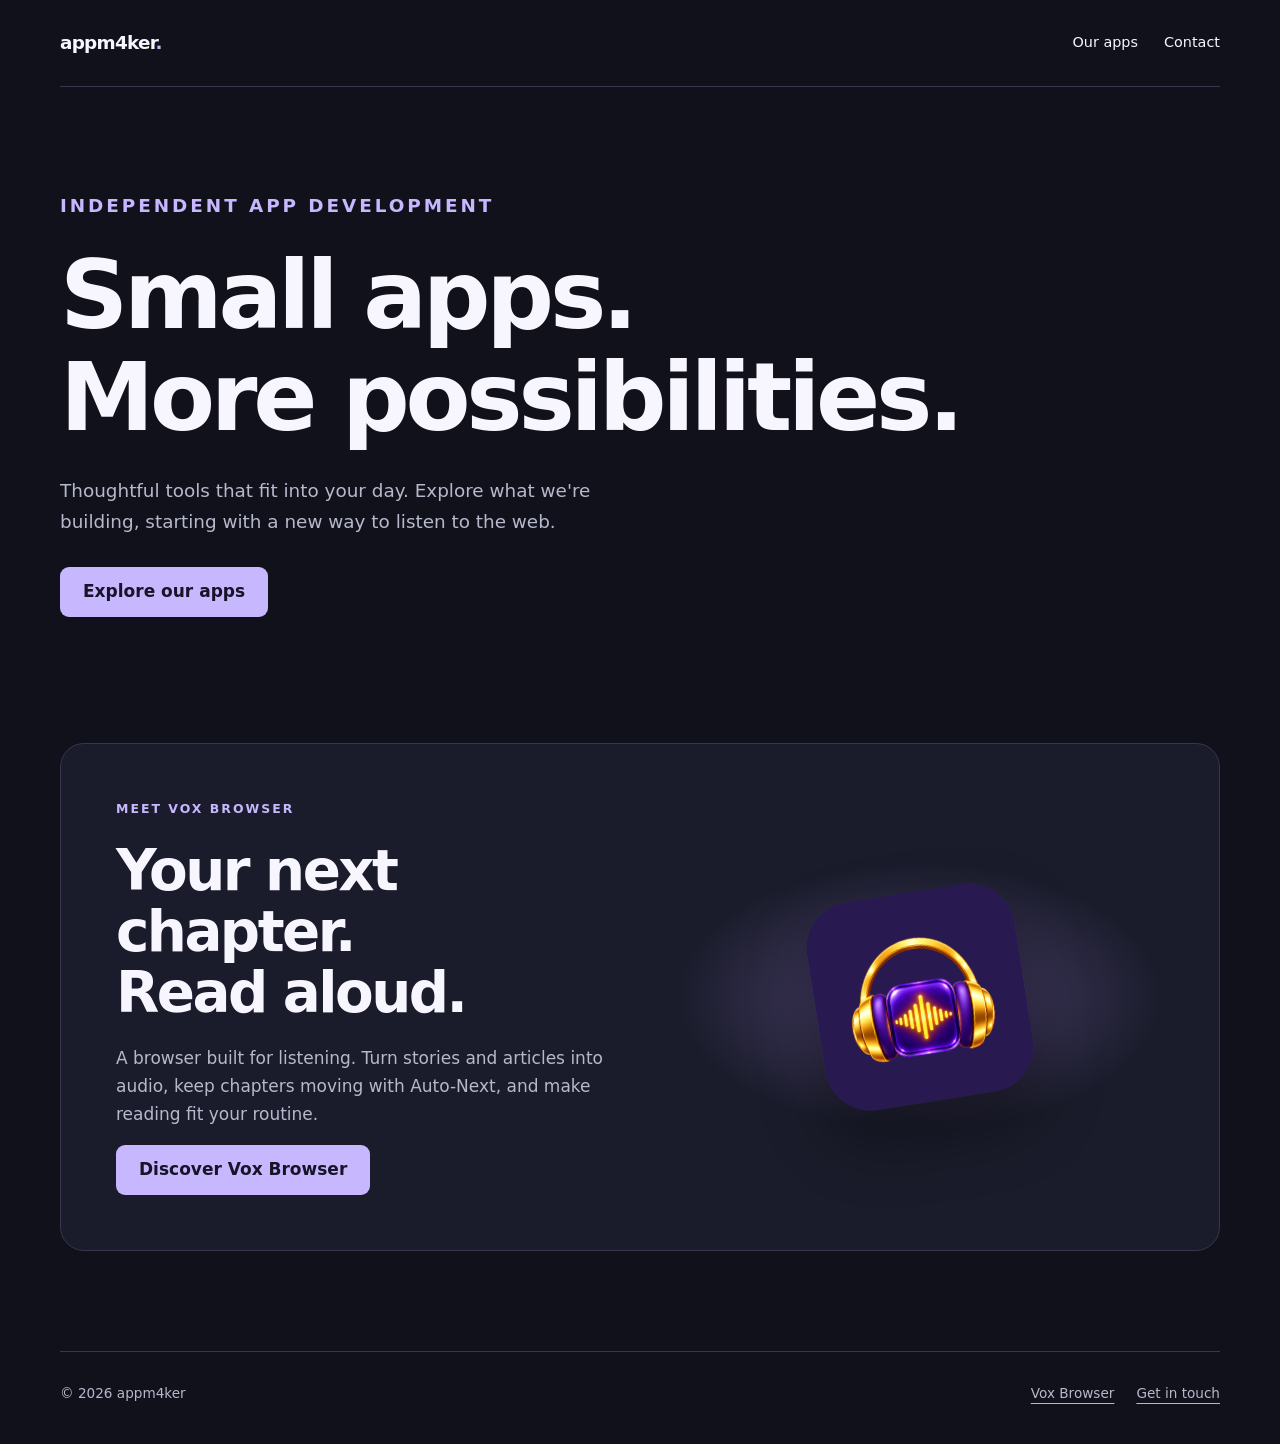
<file: index.html>
<!doctype html>
<html lang="en"><head><meta charset="utf-8"><meta name="viewport" content="width=device-width,initial-scale=1"><title>appm4ker &mdash; Apps for everyday life</title><meta name="description" content="Discover apps by appm4ker. Meet Vox Browser, a browser built for reading and listening."><link rel="stylesheet" href="styles.css"><link rel="icon" href="voxbrowser/assets/icon.png"></head>
<body><a class="skip" href="#main">Skip to content</a><div class="wrap"><header class="nav"><a class="brand" href="./">appm4ker<span style="color:var(--accent)">.</span></a><nav class="nav-links" aria-label="Main"><a href="#apps">Our apps</a><a href="mailto:appm4ker@gmail.com">Contact</a></nav></header>
<main id="main"><section class="hero"><p class="eyebrow">Independent app development</p><h1>Small apps.<br>More possibilities.</h1><p>Thoughtful tools that fit into your day. Explore what we're building, starting with a new way to listen to the web.</p><div class="actions"><a class="button" href="#apps">Explore our apps</a></div></section>
<section id="apps" class="project" aria-labelledby="vox-title"><div><p class="eyebrow">Meet Vox Browser</p><h2 id="vox-title">Your next chapter.<br>Read aloud.</h2><p>A browser built for listening. Turn stories and articles into audio, keep chapters moving with Auto-Next, and make reading fit your routine.</p><a class="button" href="voxbrowser/">Discover Vox Browser</a></div><a class="project-art" href="voxbrowser/" aria-label="Explore Vox Browser"><img src="voxbrowser/assets/icon.png" alt="Vox Browser app icon" width="512" height="512"></a></section></main>
<footer class="footer"><span>&copy; 2026 appm4ker</span><div class="footer-links"><a href="voxbrowser/">Vox Browser</a><a href="mailto:appm4ker@gmail.com">Get in touch</a></div></footer></div></body></html>
</file>
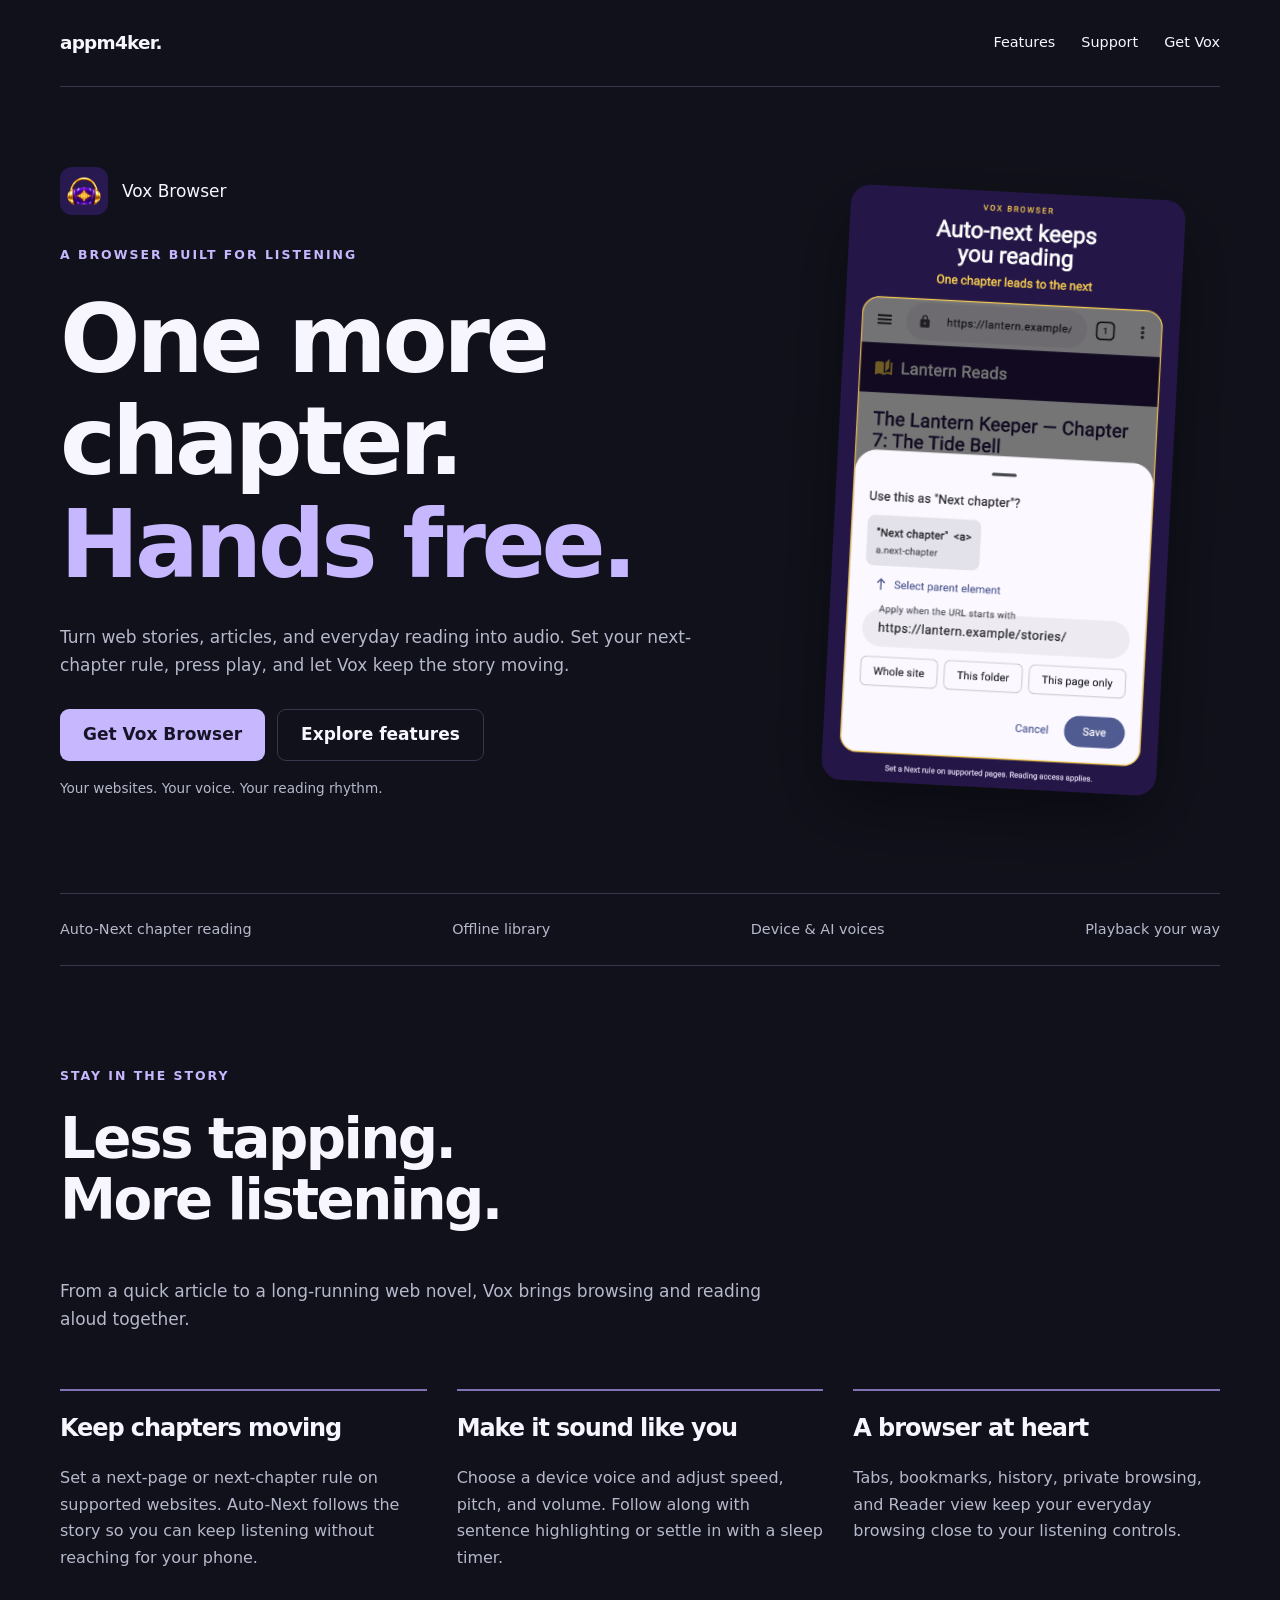
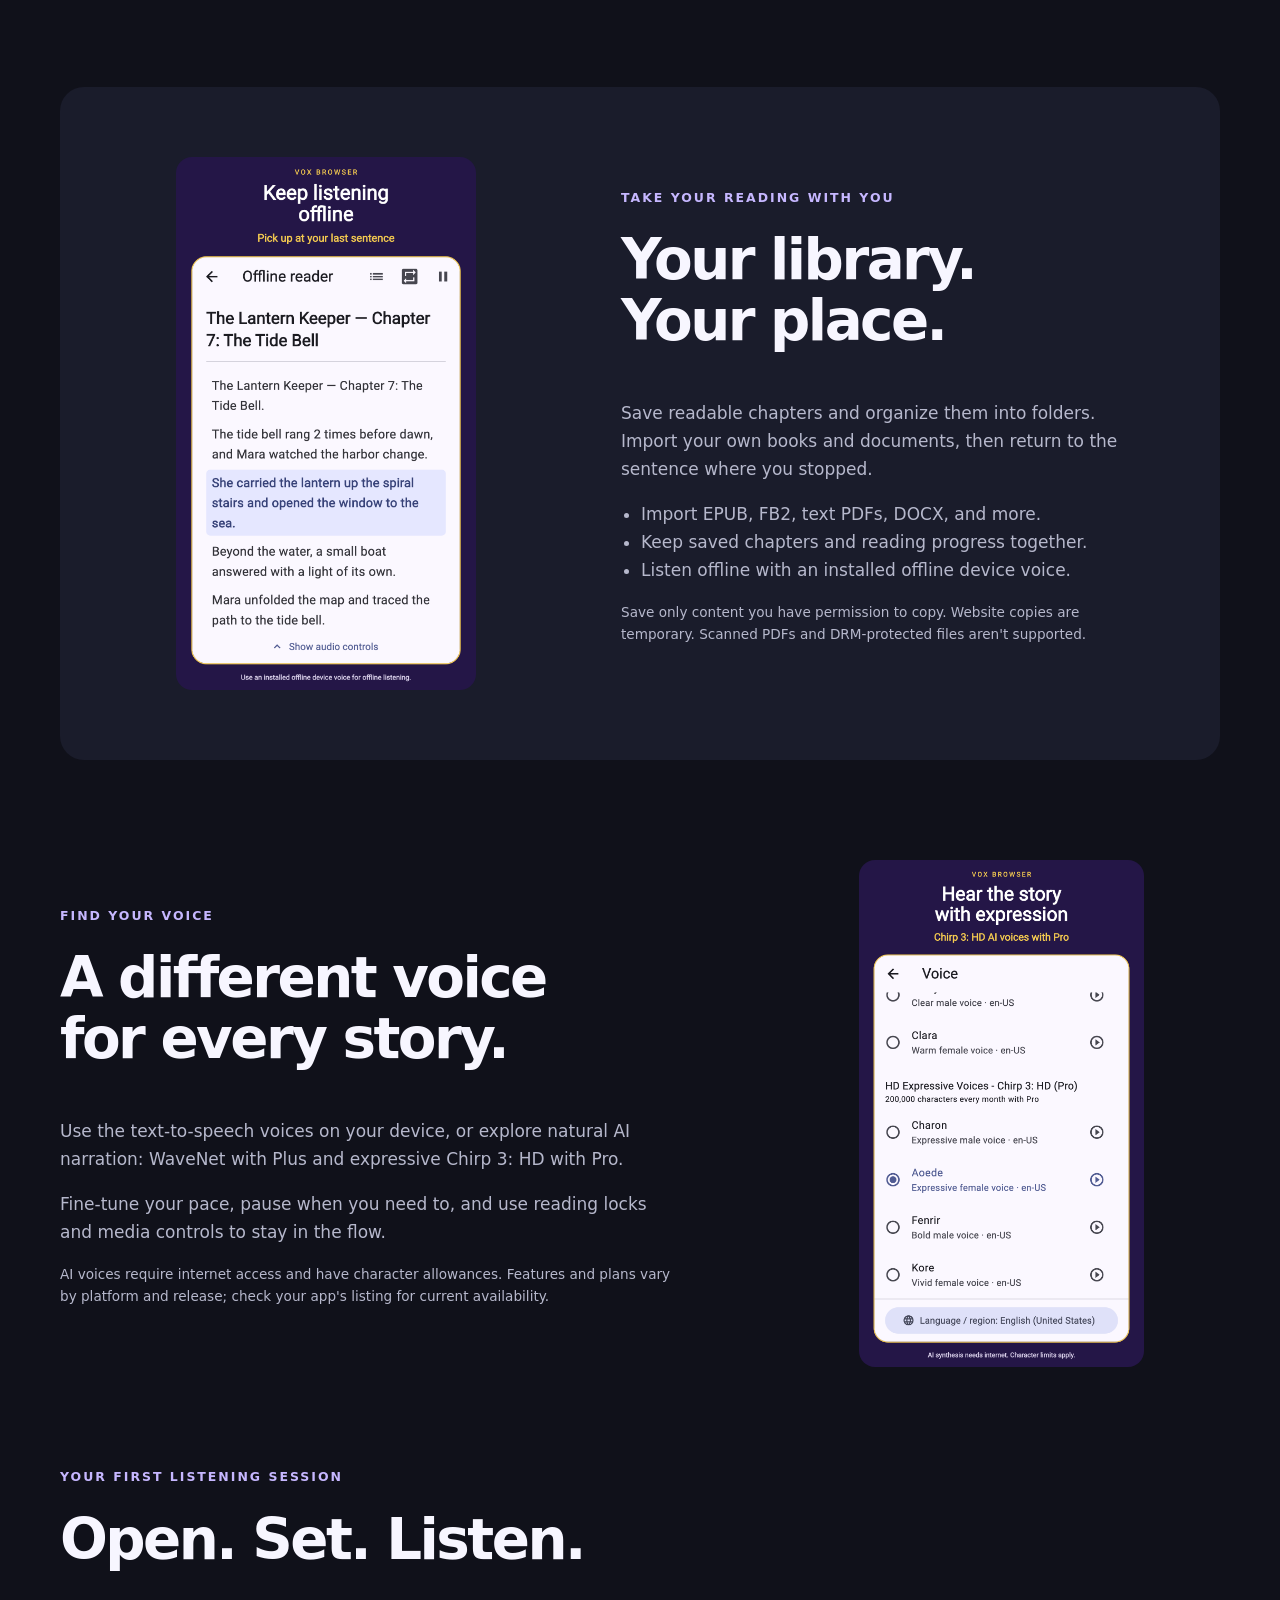
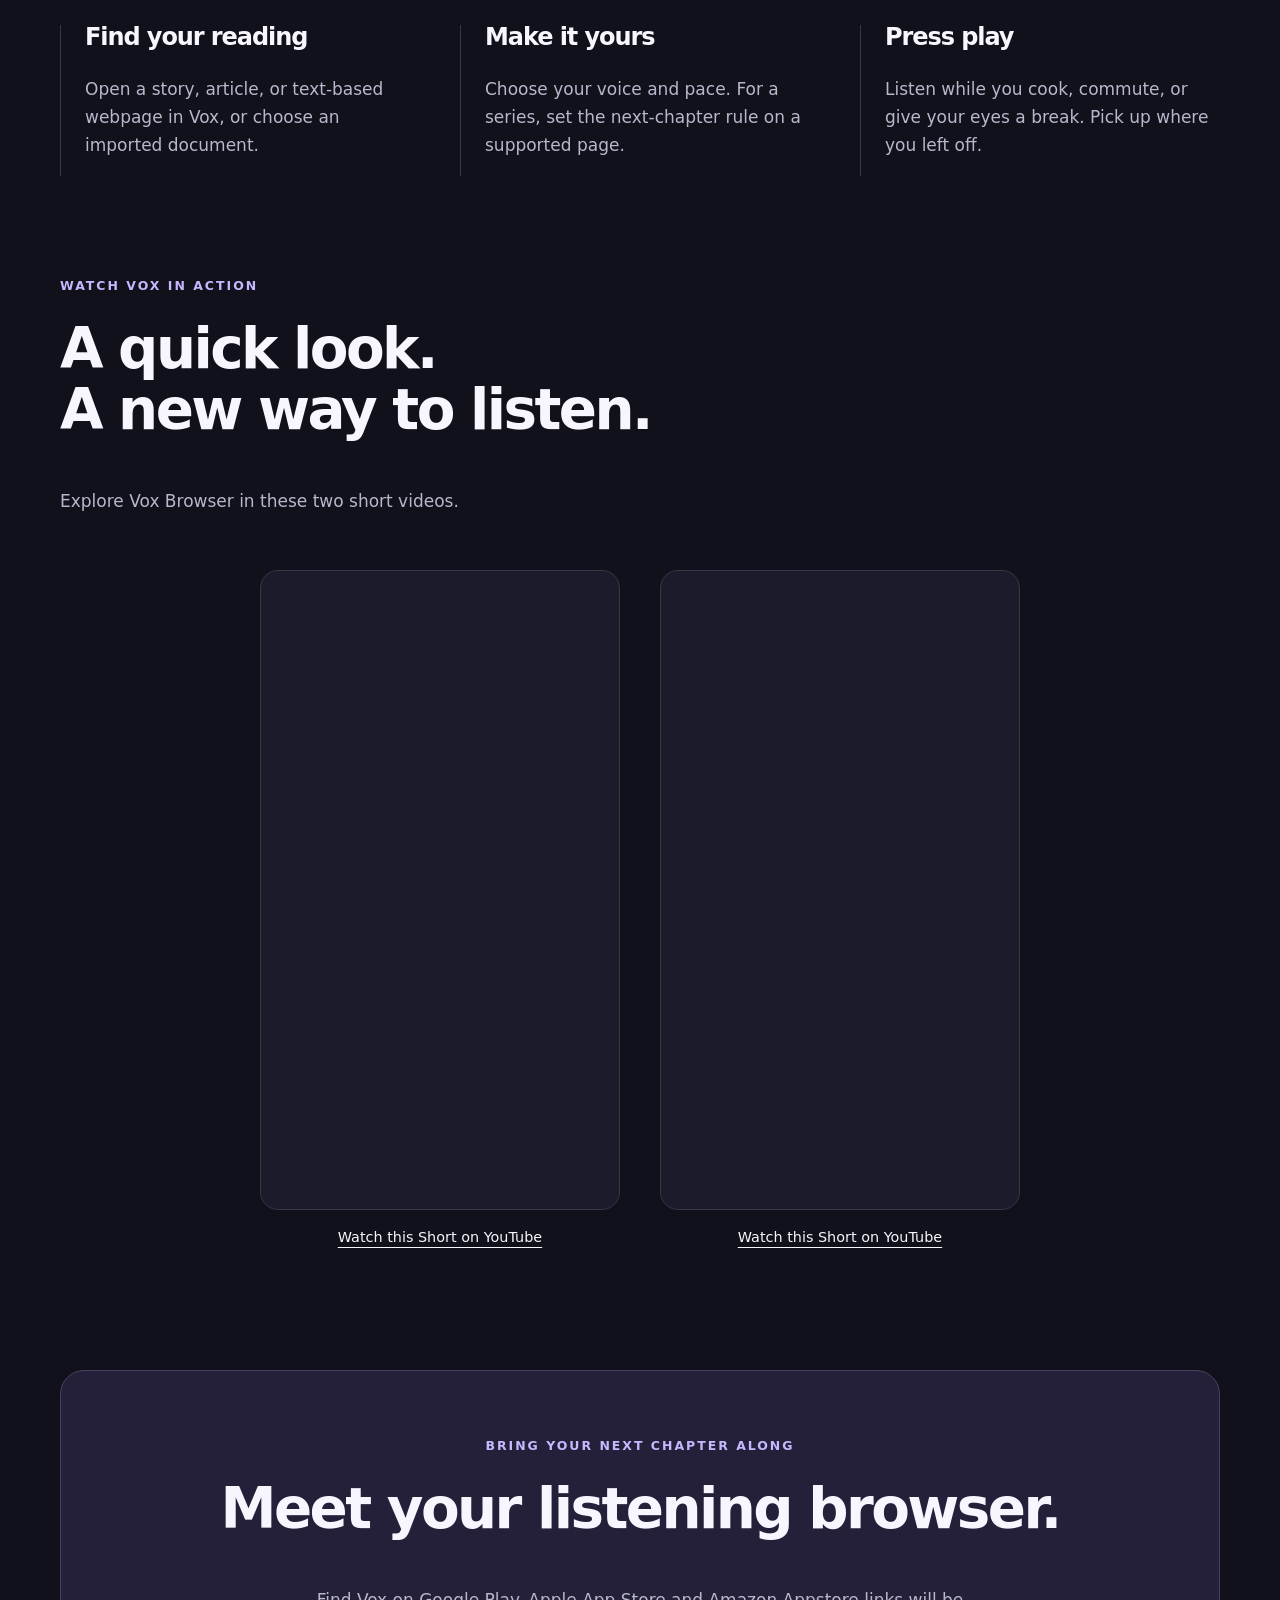
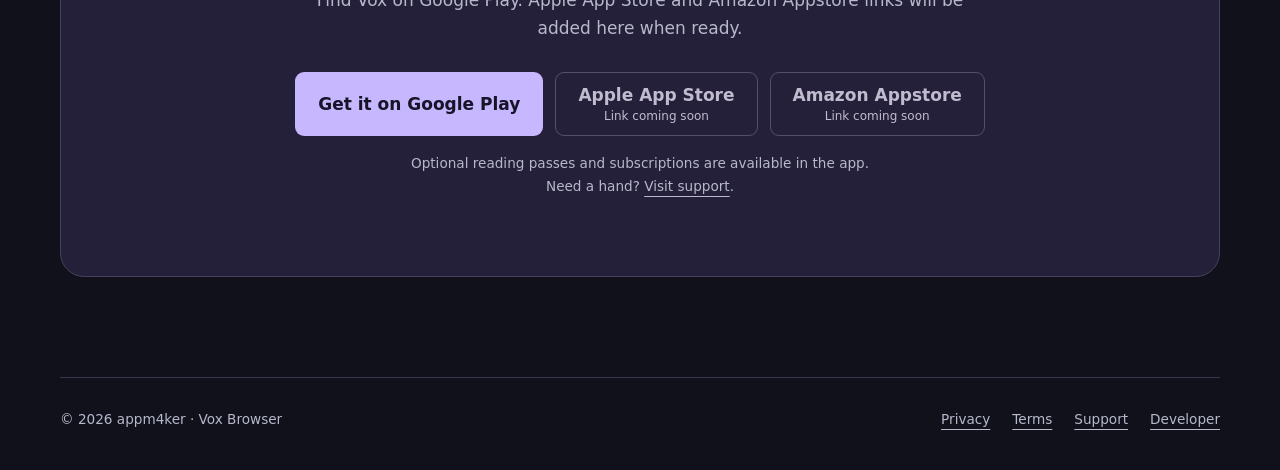
<file: voxbrowser/index.html>
<!doctype html>
<html lang="en"><head><meta charset="utf-8"><meta name="viewport" content="width=device-width,initial-scale=1"><title>Vox Browser &mdash; Your next chapter, read aloud</title><meta name="description" content="Listen to web stories and articles with Vox Browser. Explore Auto-Next chapter reading, an offline library, voice options, and playback controls."><meta property="og:title" content="Vox Browser &mdash; Your next chapter, read aloud"><meta property="og:description" content="A browser built for listening. Discover Auto-Next, offline reading, and voices that fit your day."><meta property="og:image" content="https://appm4ker.github.io/voxbrowser/assets/icon.png"><link rel="stylesheet" href="../styles.css"><link rel="icon" href="assets/icon.png"></head>
<body><a class="skip" href="#main">Skip to content</a><div class="wrap"><header class="nav"><a class="brand" href="../">appm4ker.</a><nav class="nav-links" aria-label="Main"><a href="#features">Features</a><a href="support.html">Support</a><a href="#download">Get Vox</a></nav></header>
<main id="main"><section class="app-hero"><div><div class="app-name"><img src="assets/icon.png" width="512" height="512" alt="">Vox Browser</div><p class="eyebrow">A browser built for listening</p><h1>One more chapter.<br><span>Hands free.</span></h1><p>Turn web stories, articles, and everyday reading into audio. Set your next-chapter rule, press play, and let Vox keep the story moving.</p><div class="actions"><a class="button" href="#download">Get Vox Browser</a><a class="button secondary" href="#features">Explore features</a></div><p class="small">Your websites. Your voice. Your reading rhythm.</p></div><div class="hero-shot"><img src="assets/auto-next.png" alt="Vox Browser screenshot showing how to set an Auto-Next chapter rule"></div></section>
<div class="strip"><span>Auto-Next chapter reading</span><span>Offline library</span><span>Device &amp; AI voices</span><span>Playback your way</span></div>
<section id="features" class="section"><div class="section-head"><p class="eyebrow">Stay in the story</p><h2>Less tapping.<br>More listening.</h2><p>From a quick article to a long-running web novel, Vox brings browsing and reading aloud together.</p></div><div class="features"><article class="feature"><h3>Keep chapters moving</h3><p>Set a next-page or next-chapter rule on supported websites. Auto-Next follows the story so you can keep listening without reaching for your phone.</p></article><article class="feature"><h3>Make it sound like you</h3><p>Choose a device voice and adjust speed, pitch, and volume. Follow along with sentence highlighting or settle in with a sleep timer.</p></article><article class="feature"><h3>A browser at heart</h3><p>Tabs, bookmarks, history, private browsing, and Reader view keep your everyday browsing close to your listening controls.</p></article></div></section>
<section class="showcase"><img src="assets/offline-reader.png" alt="Vox offline reader highlighting the current sentence in a saved story" loading="lazy"><div><p class="eyebrow">Take your reading with you</p><h2>Your library.<br>Your place.</h2><p>Save readable chapters and organize them into folders. Import your own books and documents, then return to the sentence where you stopped.</p><ul><li>Import EPUB, FB2, text PDFs, DOCX, and more.</li><li>Keep saved chapters and reading progress together.</li><li>Listen offline with an installed offline device voice.</li></ul><p class="small">Save only content you have permission to copy. Website copies are temporary. Scanned PDFs and DRM-protected files aren't supported.</p></div></section>
<section class="voice-section"><div><p class="eyebrow">Find your voice</p><h2>A different voice<br>for every story.</h2><p>Use the text-to-speech voices on your device, or explore natural AI narration: WaveNet with Plus and expressive Chirp 3: HD with Pro.</p><p>Fine-tune your pace, pause when you need to, and use reading locks and media controls to stay in the flow.</p><p class="small">AI voices require internet access and have character allowances. Features and plans vary by platform and release; check your app's listing for current availability.</p></div><img src="assets/voices.png" alt="Vox voice selection screen with expressive Chirp 3 HD voice options" loading="lazy"></section>
<section class="section" style="padding-top:0"><div class="section-head"><p class="eyebrow">Your first listening session</p><h2>Open. Set. Listen.</h2></div><div class="steps"><article class="step"><h3>Find your reading</h3><p>Open a story, article, or text-based webpage in Vox, or choose an imported document.</p></article><article class="step"><h3>Make it yours</h3><p>Choose your voice and pace. For a series, set the next-chapter rule on a supported page.</p></article><article class="step"><h3>Press play</h3><p>Listen while you cook, commute, or give your eyes a break. Pick up where you left off.</p></article></div></section>
<section id="videos" class="section video-section" aria-labelledby="videos-title">
  <div class="section-head"><p class="eyebrow">Watch Vox in action</p><h2 id="videos-title">A quick look.<br>A new way to listen.</h2><p>Explore Vox Browser in these two short videos.</p></div>
  <div class="video-grid">
    <figure class="video-card">
      <iframe src="https://www.youtube-nocookie.com/embed/XvcY1IDQCis" title="Vox Browser video on YouTube: XvcY1IDQCis" width="360" height="640" loading="lazy" referrerpolicy="strict-origin-when-cross-origin" allow="accelerometer; autoplay; clipboard-write; encrypted-media; gyroscope; picture-in-picture; web-share" allowfullscreen></iframe>
      <figcaption><a href="https://www.youtube.com/shorts/XvcY1IDQCis">Watch this Short on YouTube</a></figcaption>
    </figure>
    <figure class="video-card">
      <iframe src="https://www.youtube-nocookie.com/embed/NyDWFcL8rDs" title="Vox Browser video on YouTube: NyDWFcL8rDs" width="360" height="640" loading="lazy" referrerpolicy="strict-origin-when-cross-origin" allow="accelerometer; autoplay; clipboard-write; encrypted-media; gyroscope; picture-in-picture; web-share" allowfullscreen></iframe>
      <figcaption><a href="https://www.youtube.com/shorts/NyDWFcL8rDs">Watch this Short on YouTube</a></figcaption>
    </figure>
  </div>
</section>
<section id="download" class="download"><p class="eyebrow">Bring your next chapter along</p><h2>Meet your listening browser.</h2><p>Find Vox on Google Play. Apple App Store and Amazon Appstore links will be added here when ready.</p><div class="actions"><a class="button" href="https://play.google.com/store/apps/details?id=com.appm4ker.voxbrowser">Get it on Google Play</a><!-- STORE LINK: replace this span with an anchor when the Apple listing is ready. --><span class="store-pending">Apple App Store<small>Link coming soon</small></span><!-- STORE LINK: replace this span with an anchor when the Amazon listing is ready. --><span class="store-pending">Amazon Appstore<small>Link coming soon</small></span></div><p class="small">Optional reading passes and subscriptions are available in the app.<br>Need a hand? <a href="support.html">Visit support</a>.</p></section></main>
<footer class="footer"><span>&copy; 2026 appm4ker &middot; Vox Browser</span><div class="footer-links"><a href="privacy_policy.html">Privacy</a><a href="terms.html">Terms</a><a href="support.html">Support</a><a href="../">Developer</a></div></footer></div></body></html>
</file>
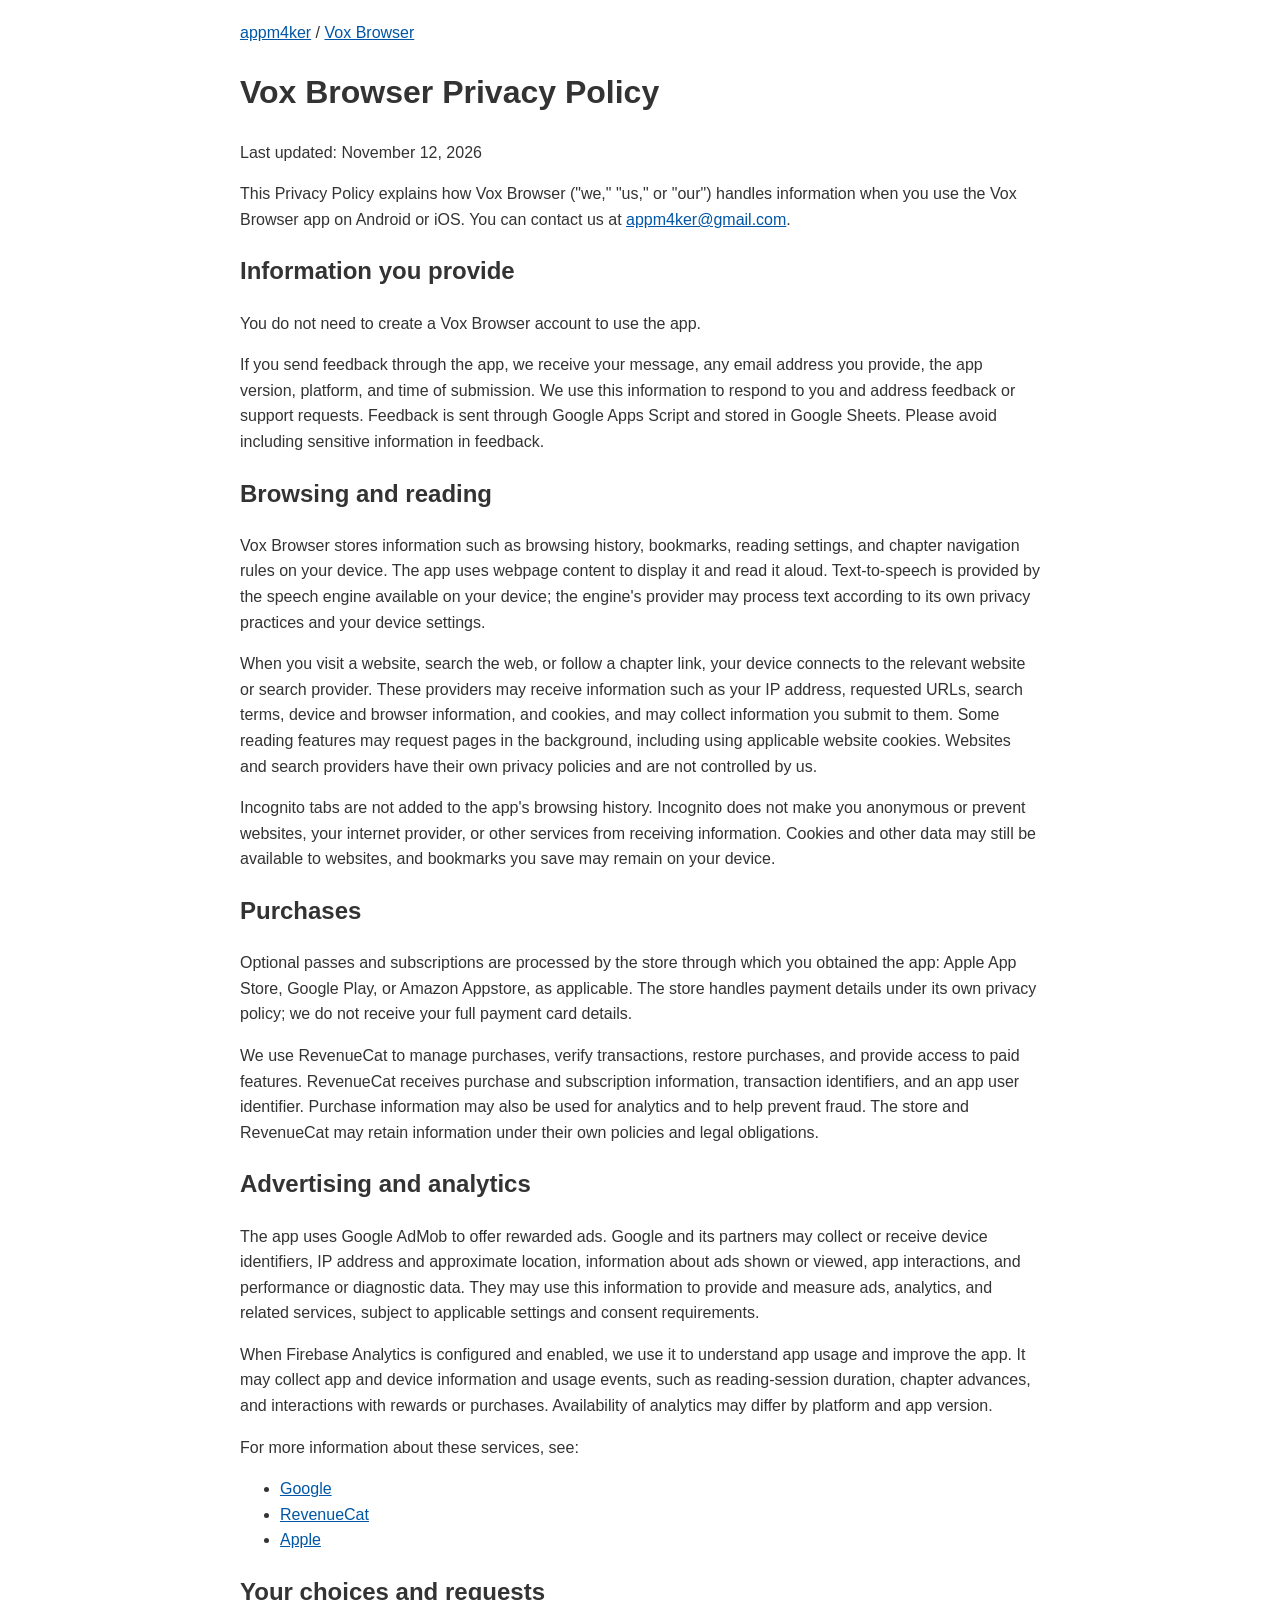
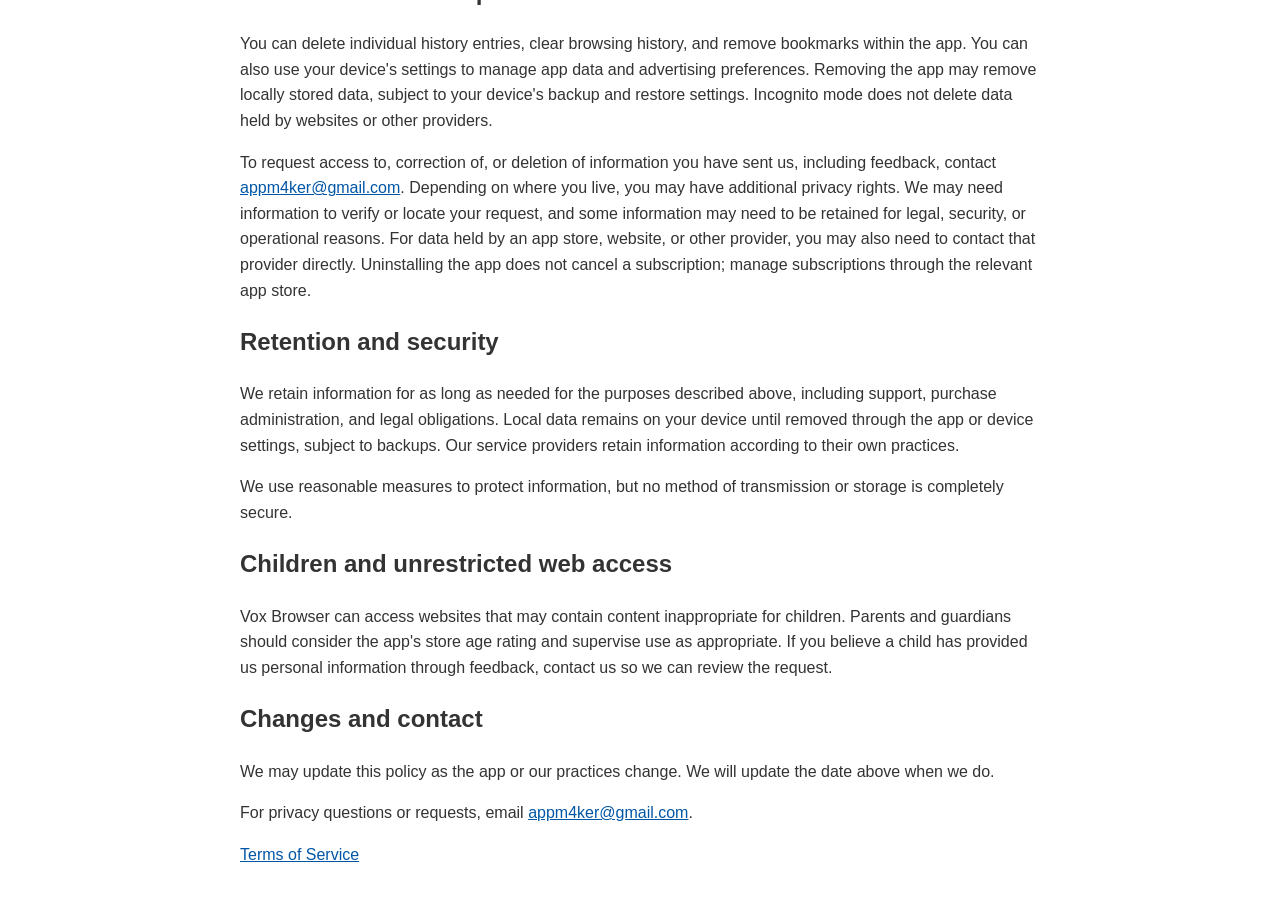
<file: privacy_policy.html>
<!doctype html><html lang="en"><head><meta charset="utf-8"><meta name="viewport" content="width=device-width,initial-scale=1"><title>Vox Browser</title><link rel="canonical" href="https://appm4ker.github.io/voxbrowser/privacy_policy.html"><meta http-equiv="refresh" content="0;url=voxbrowser/privacy_policy.html"></head><body><p>This page has moved. <a href="voxbrowser/privacy_policy.html">Continue to Vox Browser privacy policy</a>.</p></body></html>
</file>
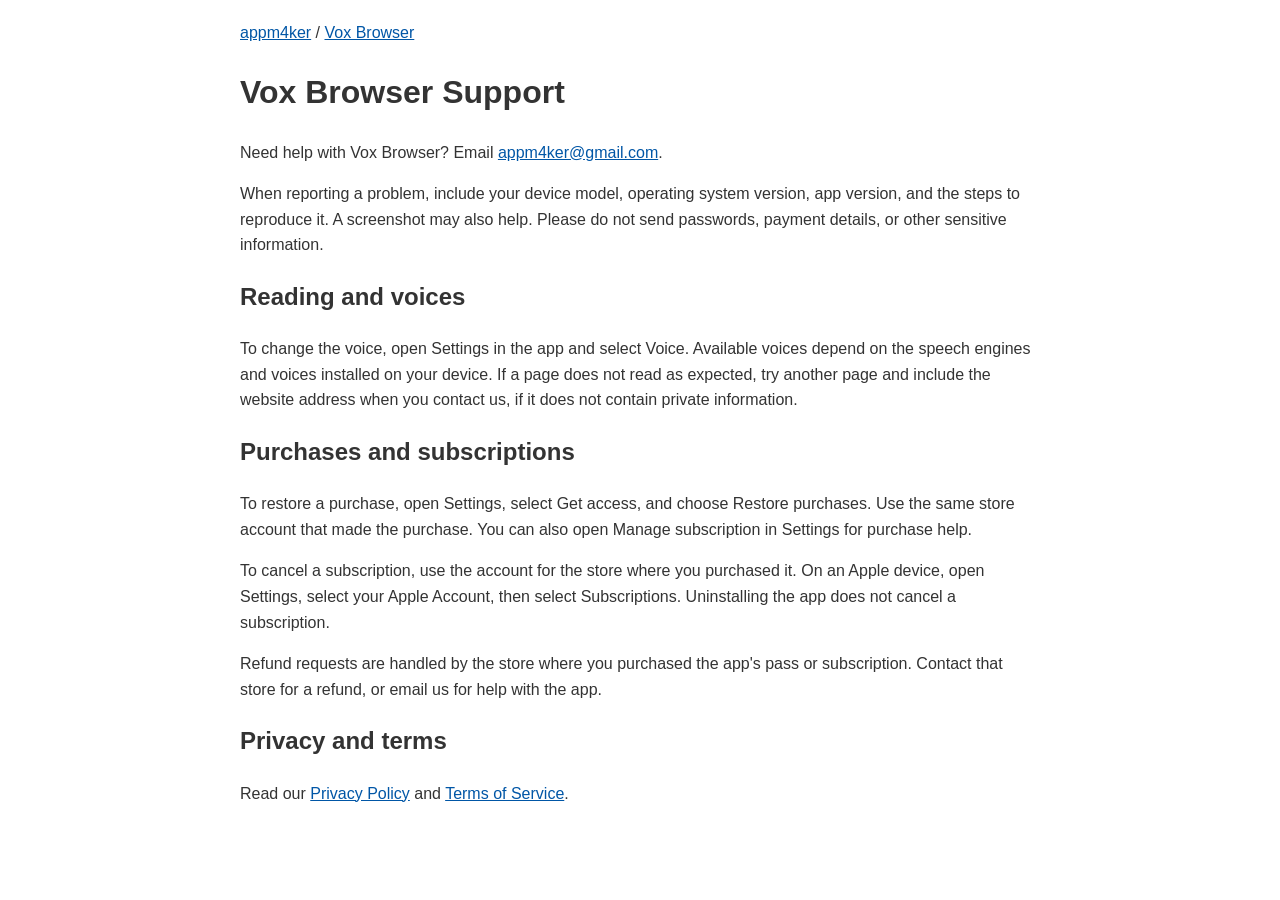
<file: support.html>
<!doctype html><html lang="en"><head><meta charset="utf-8"><meta name="viewport" content="width=device-width,initial-scale=1"><title>Vox Browser</title><link rel="canonical" href="https://appm4ker.github.io/voxbrowser/support.html"><meta http-equiv="refresh" content="0;url=voxbrowser/support.html"></head><body><p>This page has moved. <a href="voxbrowser/support.html">Continue to Vox Browser support</a>.</p></body></html>
</file>
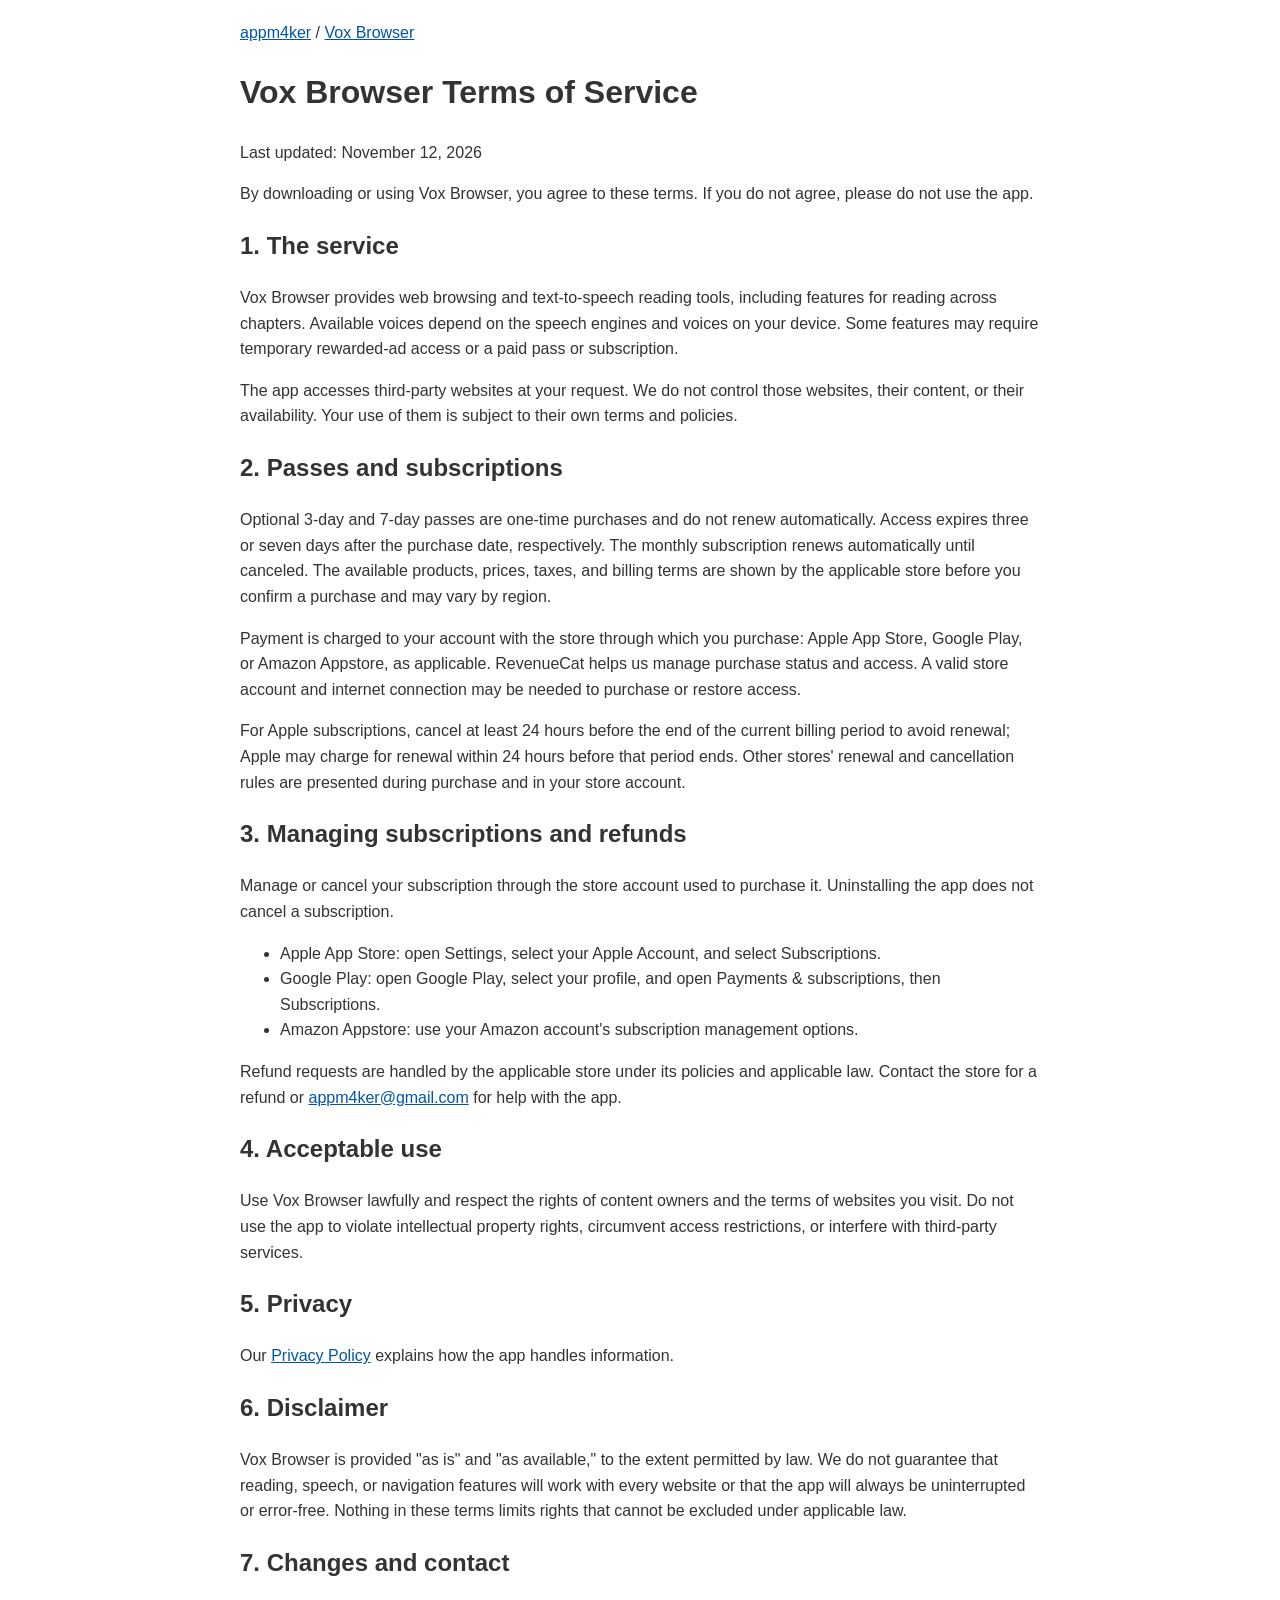
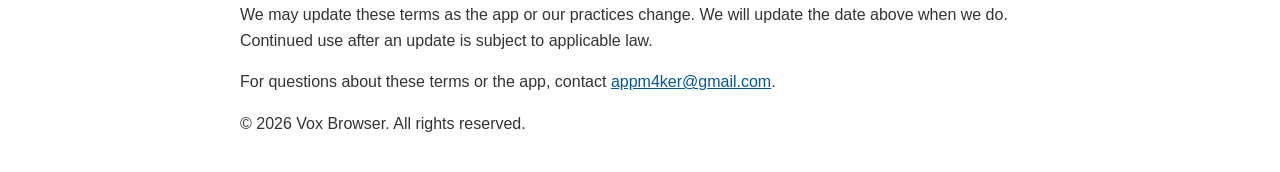
<file: terms.html>
<!doctype html><html lang="en"><head><meta charset="utf-8"><meta name="viewport" content="width=device-width,initial-scale=1"><title>Vox Browser</title><link rel="canonical" href="https://appm4ker.github.io/voxbrowser/terms.html"><meta http-equiv="refresh" content="0;url=voxbrowser/terms.html"></head><body><p>This page has moved. <a href="voxbrowser/terms.html">Continue to Vox Browser terms</a>.</p></body></html>
</file>
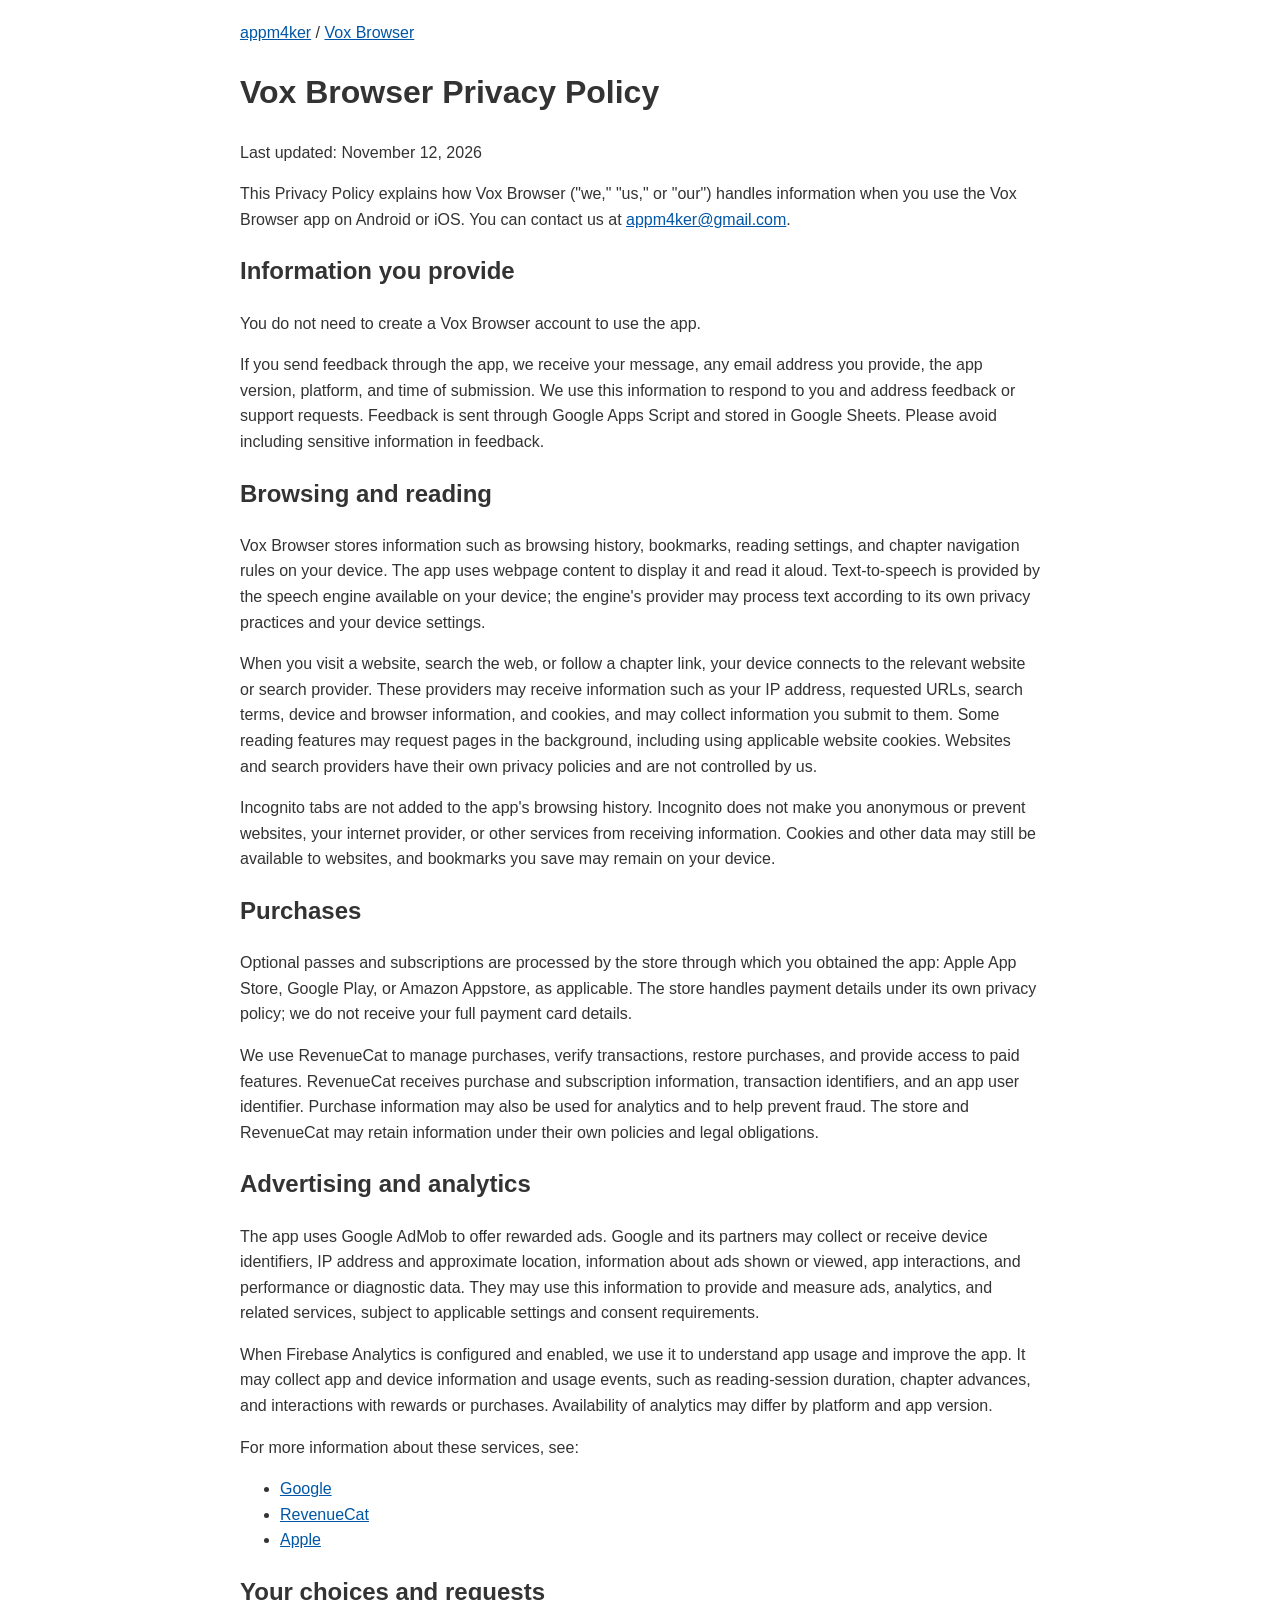
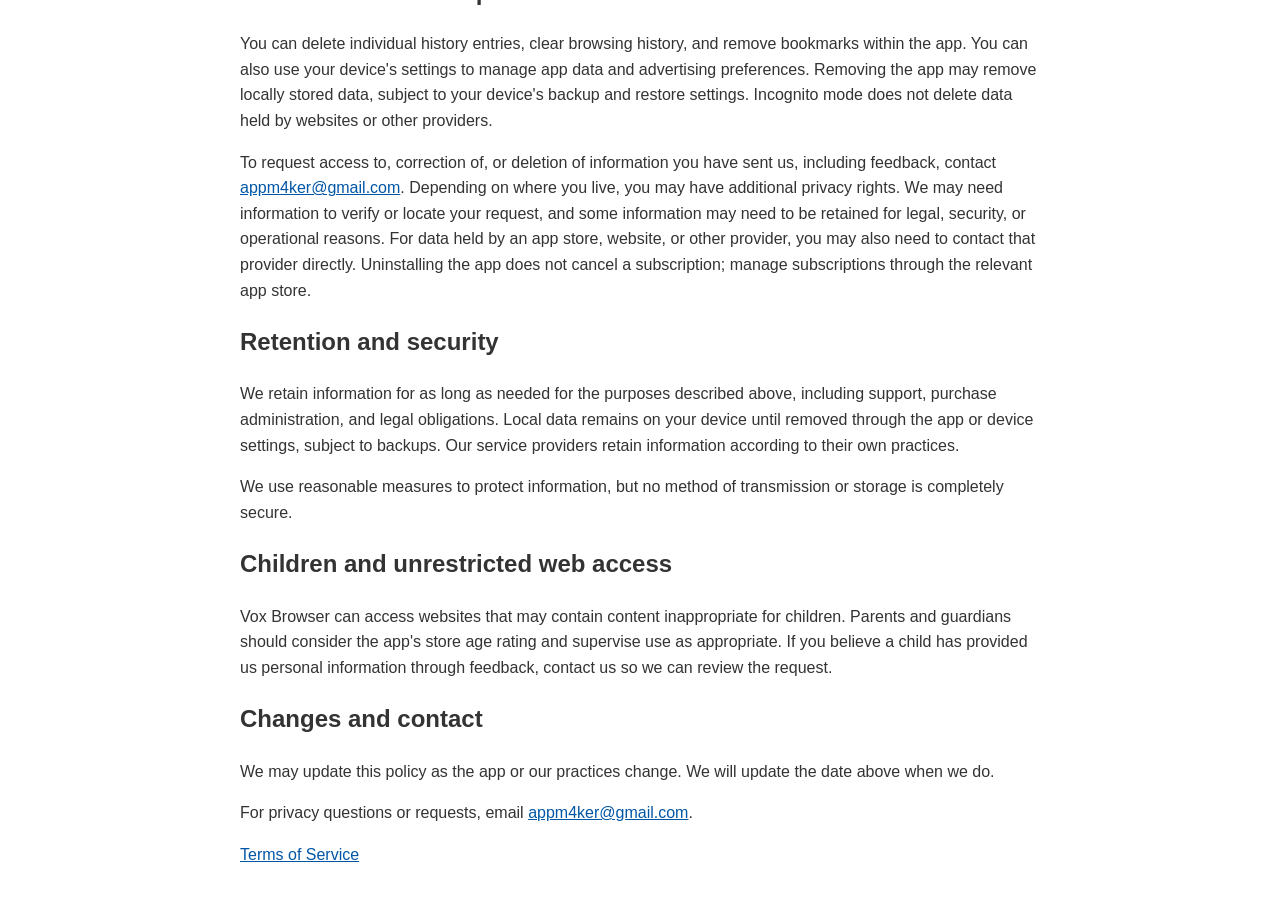
<file: voxbrowser/privacy_policy.html>
<!DOCTYPE html>
<html lang="en">
<head>
  <meta charset="utf-8">
  <meta name="viewport" content="width=device-width, initial-scale=1">
  <title>Privacy Policy - Vox Browser</title>
  <style>
    body { font-family: -apple-system, BlinkMacSystemFont, "Segoe UI", sans-serif; line-height: 1.6; color: #333; max-width: 800px; margin: auto; padding: 20px; }
    a { color: #0056a6; }
  </style>
</head>
<body>
  <main>
    <nav aria-label="Site"><a href="../">appm4ker</a> / <a href="./">Vox Browser</a></nav>
    <h1>Vox Browser Privacy Policy</h1>
    <p>Last updated: November 12, 2026</p>
    <p>This Privacy Policy explains how Vox Browser ("we," "us," or "our") handles information when you use the Vox Browser app on Android or iOS. You can contact us at <a href="mailto:appm4ker@gmail.com">appm4ker@gmail.com</a>.</p>

    <h2>Information you provide</h2>
    <p>You do not need to create a Vox Browser account to use the app.</p>
    <p>If you send feedback through the app, we receive your message, any email address you provide, the app version, platform, and time of submission. We use this information to respond to you and address feedback or support requests. Feedback is sent through Google Apps Script and stored in Google Sheets. Please avoid including sensitive information in feedback.</p>

    <h2>Browsing and reading</h2>
    <p>Vox Browser stores information such as browsing history, bookmarks, reading settings, and chapter navigation rules on your device. The app uses webpage content to display it and read it aloud. Text-to-speech is provided by the speech engine available on your device; the engine's provider may process text according to its own privacy practices and your device settings.</p>
    <p>When you visit a website, search the web, or follow a chapter link, your device connects to the relevant website or search provider. These providers may receive information such as your IP address, requested URLs, search terms, device and browser information, and cookies, and may collect information you submit to them. Some reading features may request pages in the background, including using applicable website cookies. Websites and search providers have their own privacy policies and are not controlled by us.</p>
    <p>Incognito tabs are not added to the app's browsing history. Incognito does not make you anonymous or prevent websites, your internet provider, or other services from receiving information. Cookies and other data may still be available to websites, and bookmarks you save may remain on your device.</p>

    <h2>Purchases</h2>
    <p>Optional passes and subscriptions are processed by the store through which you obtained the app: Apple App Store, Google Play, or Amazon Appstore, as applicable. The store handles payment details under its own privacy policy; we do not receive your full payment card details.</p>
    <p>We use RevenueCat to manage purchases, verify transactions, restore purchases, and provide access to paid features. RevenueCat receives purchase and subscription information, transaction identifiers, and an app user identifier. Purchase information may also be used for analytics and to help prevent fraud. The store and RevenueCat may retain information under their own policies and legal obligations.</p>

    <h2>Advertising and analytics</h2>
    <p>The app uses Google AdMob to offer rewarded ads. Google and its partners may collect or receive device identifiers, IP address and approximate location, information about ads shown or viewed, app interactions, and performance or diagnostic data. They may use this information to provide and measure ads, analytics, and related services, subject to applicable settings and consent requirements.</p>
    <p>When Firebase Analytics is configured and enabled, we use it to understand app usage and improve the app. It may collect app and device information and usage events, such as reading-session duration, chapter advances, and interactions with rewards or purchases. Availability of analytics may differ by platform and app version.</p>
    <p>For more information about these services, see:</p>
    <ul>
      <li><a href="https://policies.google.com/technologies/partner-sites">Google</a></li>
      <li><a href="https://www.revenuecat.com/privacy/">RevenueCat</a></li>
      <li><a href="https://www.apple.com/legal/privacy/">Apple</a></li>
    </ul>

    <h2>Your choices and requests</h2>
    <p>You can delete individual history entries, clear browsing history, and remove bookmarks within the app. You can also use your device's settings to manage app data and advertising preferences. Removing the app may remove locally stored data, subject to your device's backup and restore settings. Incognito mode does not delete data held by websites or other providers.</p>
    <p>To request access to, correction of, or deletion of information you have sent us, including feedback, contact <a href="mailto:appm4ker@gmail.com">appm4ker@gmail.com</a>. Depending on where you live, you may have additional privacy rights. We may need information to verify or locate your request, and some information may need to be retained for legal, security, or operational reasons. For data held by an app store, website, or other provider, you may also need to contact that provider directly. Uninstalling the app does not cancel a subscription; manage subscriptions through the relevant app store.</p>

    <h2>Retention and security</h2>
    <p>We retain information for as long as needed for the purposes described above, including support, purchase administration, and legal obligations. Local data remains on your device until removed through the app or device settings, subject to backups. Our service providers retain information according to their own practices.</p>
    <p>We use reasonable measures to protect information, but no method of transmission or storage is completely secure.</p>

    <h2>Children and unrestricted web access</h2>
    <p>Vox Browser can access websites that may contain content inappropriate for children. Parents and guardians should consider the app's store age rating and supervise use as appropriate. If you believe a child has provided us personal information through feedback, contact us so we can review the request.</p>

    <h2>Changes and contact</h2>
    <p>We may update this policy as the app or our practices change. We will update the date above when we do.</p>
    <p>For privacy questions or requests, email <a href="mailto:appm4ker@gmail.com">appm4ker@gmail.com</a>.</p>
    <p><a href="terms.html">Terms of Service</a></p>
  </main>
</body>
</html>
</file>
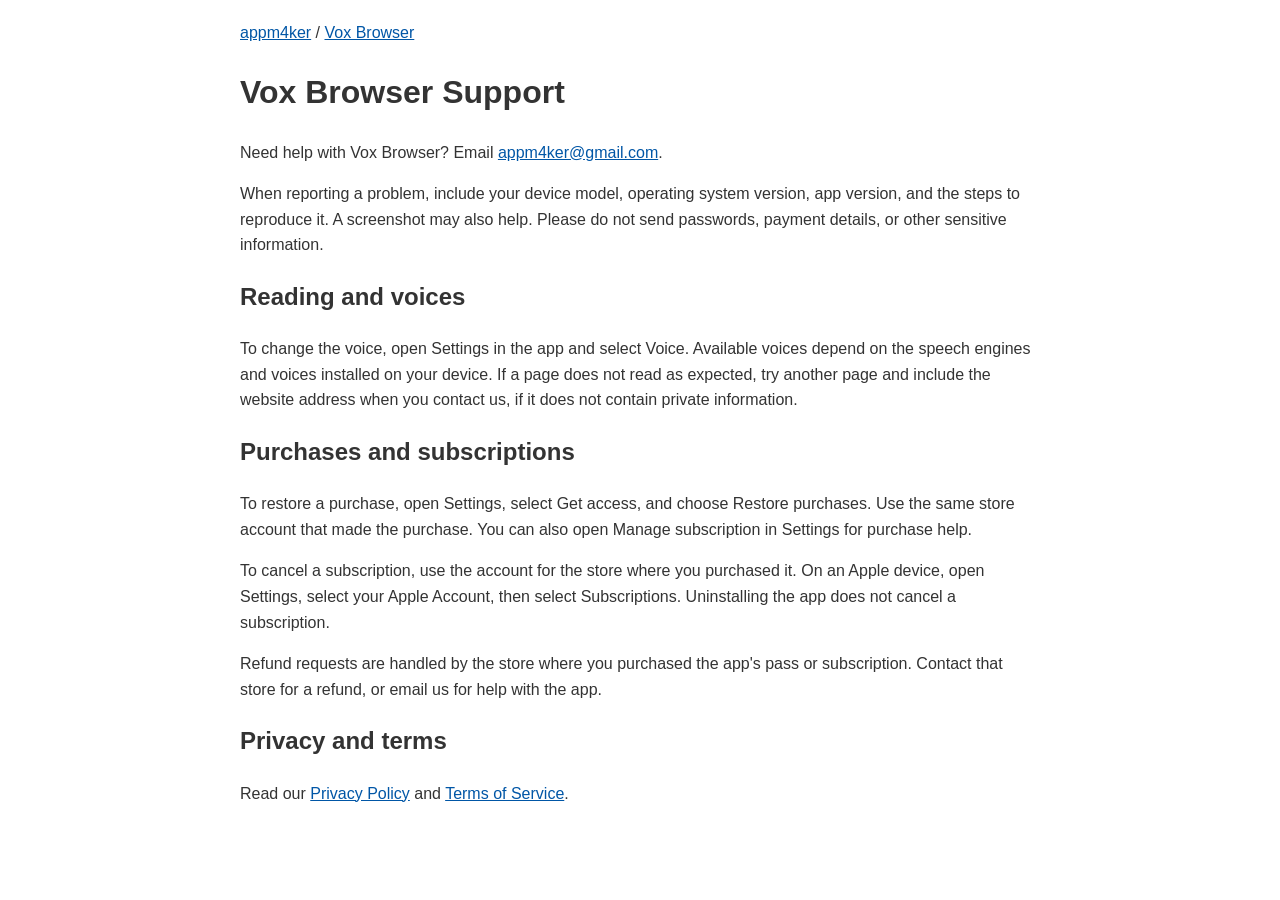
<file: voxbrowser/support.html>
<!DOCTYPE html>
<html lang="en">
<head>
  <meta charset="utf-8">
  <meta name="viewport" content="width=device-width, initial-scale=1">
  <title>Support - Vox Browser</title>
  <style>
    body { font-family: -apple-system, BlinkMacSystemFont, "Segoe UI", sans-serif; line-height: 1.6; color: #333; max-width: 800px; margin: auto; padding: 20px; }
    a { color: #0056a6; }
  </style>
</head>
<body>
  <main>
    <nav aria-label="Site"><a href="../">appm4ker</a> / <a href="./">Vox Browser</a></nav>
    <h1>Vox Browser Support</h1>
    <p>Need help with Vox Browser? Email <a href="mailto:appm4ker@gmail.com">appm4ker@gmail.com</a>.</p>
    <p>When reporting a problem, include your device model, operating system version, app version, and the steps to reproduce it. A screenshot may also help. Please do not send passwords, payment details, or other sensitive information.</p>

    <h2>Reading and voices</h2>
    <p>To change the voice, open Settings in the app and select Voice. Available voices depend on the speech engines and voices installed on your device. If a page does not read as expected, try another page and include the website address when you contact us, if it does not contain private information.</p>

    <h2>Purchases and subscriptions</h2>
    <p>To restore a purchase, open Settings, select Get access, and choose Restore purchases. Use the same store account that made the purchase. You can also open Manage subscription in Settings for purchase help.</p>
    <p>To cancel a subscription, use the account for the store where you purchased it. On an Apple device, open Settings, select your Apple Account, then select Subscriptions. Uninstalling the app does not cancel a subscription.</p>
    <p>Refund requests are handled by the store where you purchased the app's pass or subscription. Contact that store for a refund, or email us for help with the app.</p>

    <h2>Privacy and terms</h2>
    <p>Read our <a href="privacy_policy.html">Privacy Policy</a> and <a href="terms.html">Terms of Service</a>.</p>
  </main>
</body>
</html>
</file>
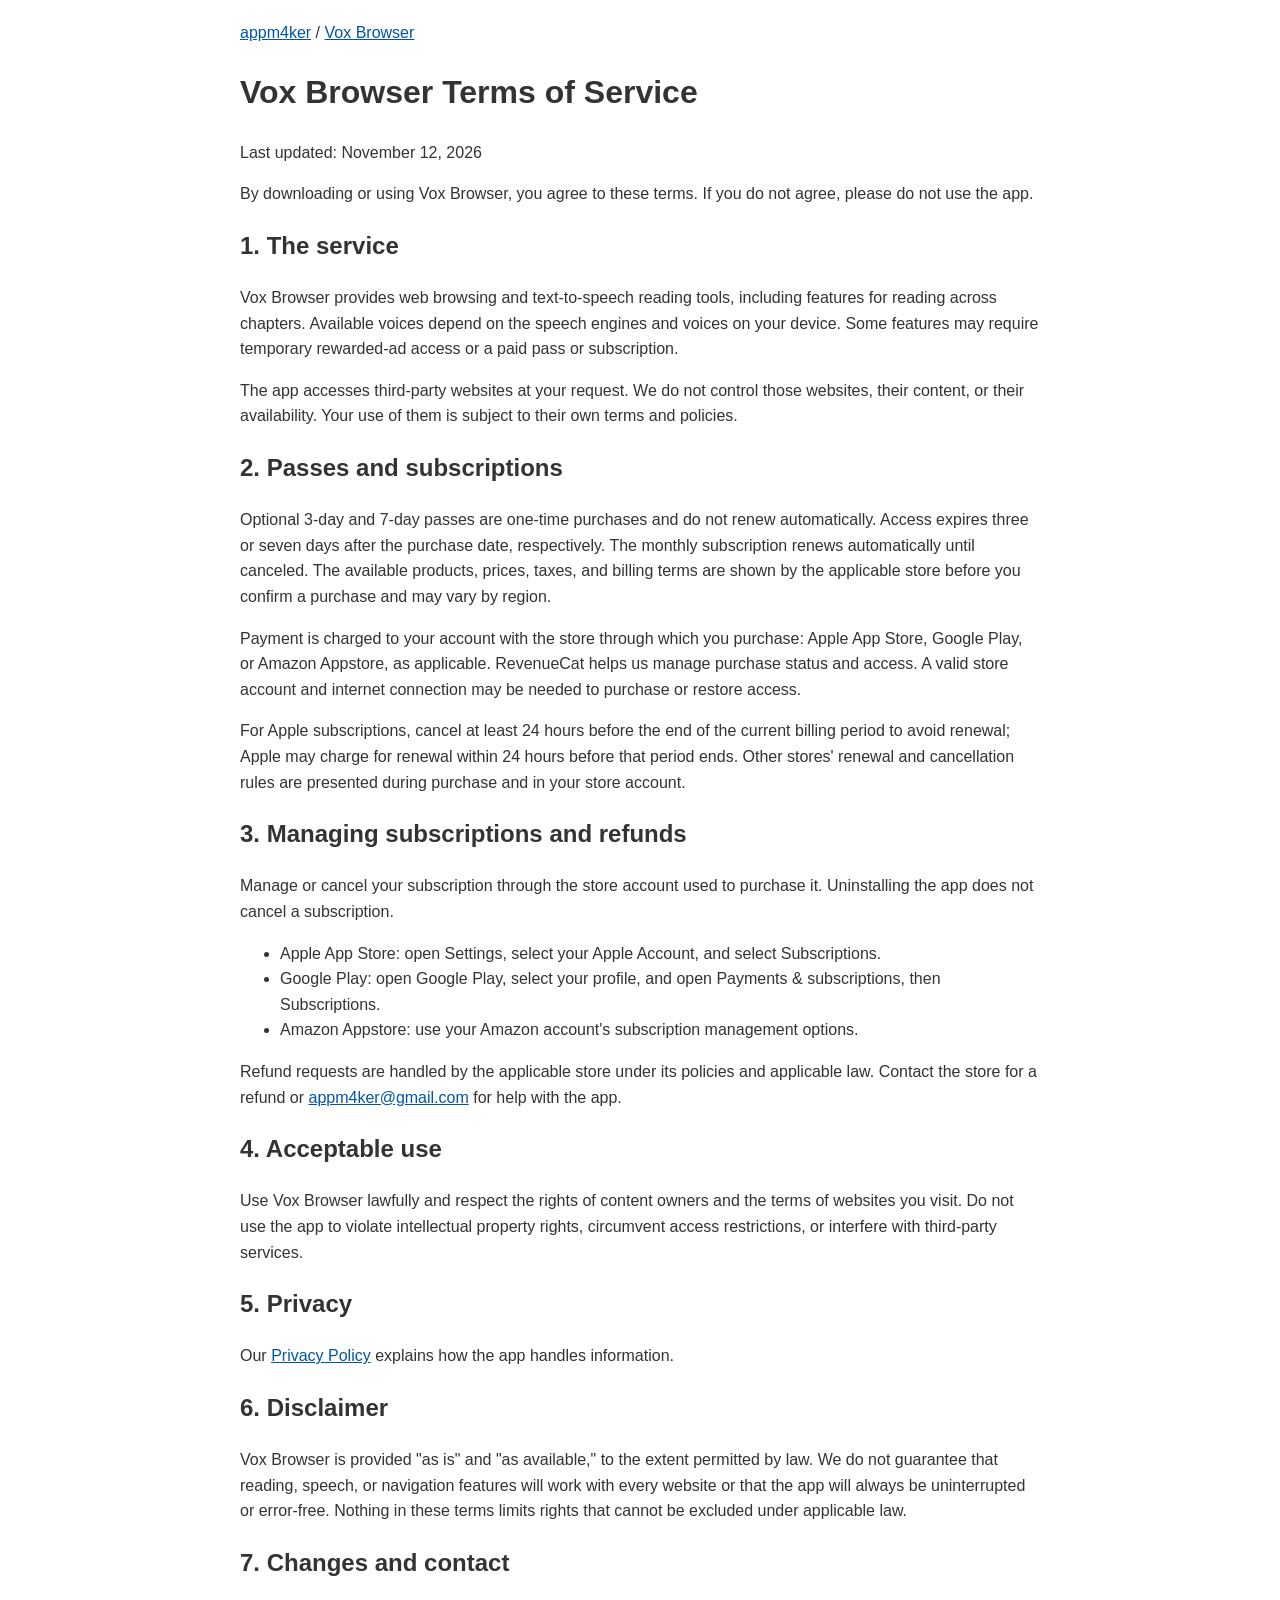
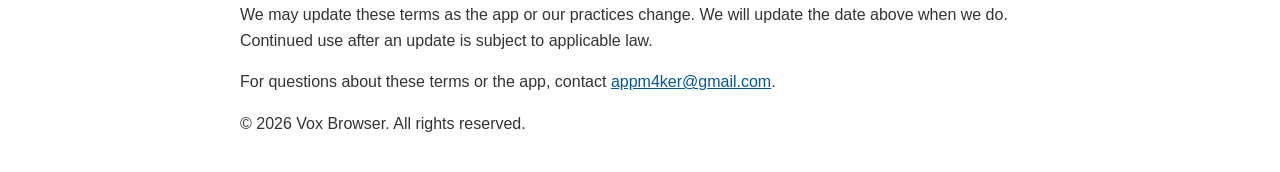
<file: voxbrowser/terms.html>
<!DOCTYPE html>
<html lang="en">
<head>
  <meta charset="utf-8">
  <meta name="viewport" content="width=device-width, initial-scale=1">
  <title>Terms of Service - Vox Browser</title>
  <style>
    body { font-family: -apple-system, BlinkMacSystemFont, "Segoe UI", sans-serif; line-height: 1.6; color: #333; max-width: 800px; margin: auto; padding: 20px; }
    a { color: #0056a6; }
  </style>
</head>
<body>
  <main>
    <nav aria-label="Site"><a href="../">appm4ker</a> / <a href="./">Vox Browser</a></nav>
    <h1>Vox Browser Terms of Service</h1>
    <p>Last updated: November 12, 2026</p>
    <p>By downloading or using Vox Browser, you agree to these terms. If you do not agree, please do not use the app.</p>

    <h2>1. The service</h2>
    <p>Vox Browser provides web browsing and text-to-speech reading tools, including features for reading across chapters. Available voices depend on the speech engines and voices on your device. Some features may require temporary rewarded-ad access or a paid pass or subscription.</p>
    <p>The app accesses third-party websites at your request. We do not control those websites, their content, or their availability. Your use of them is subject to their own terms and policies.</p>

    <h2>2. Passes and subscriptions</h2>
    <p>Optional 3-day and 7-day passes are one-time purchases and do not renew automatically. Access expires three or seven days after the purchase date, respectively. The monthly subscription renews automatically until canceled. The available products, prices, taxes, and billing terms are shown by the applicable store before you confirm a purchase and may vary by region.</p>
    <p>Payment is charged to your account with the store through which you purchase: Apple App Store, Google Play, or Amazon Appstore, as applicable. RevenueCat helps us manage purchase status and access. A valid store account and internet connection may be needed to purchase or restore access.</p>
    <p>For Apple subscriptions, cancel at least 24 hours before the end of the current billing period to avoid renewal; Apple may charge for renewal within 24 hours before that period ends. Other stores' renewal and cancellation rules are presented during purchase and in your store account.</p>

    <h2>3. Managing subscriptions and refunds</h2>
    <p>Manage or cancel your subscription through the store account used to purchase it. Uninstalling the app does not cancel a subscription.</p>
    <ul>
      <li>Apple App Store: open Settings, select your Apple Account, and select Subscriptions.</li>
      <li>Google Play: open Google Play, select your profile, and open Payments &amp; subscriptions, then Subscriptions.</li>
      <li>Amazon Appstore: use your Amazon account's subscription management options.</li>
    </ul>
    <p>Refund requests are handled by the applicable store under its policies and applicable law. Contact the store for a refund or <a href="mailto:appm4ker@gmail.com">appm4ker@gmail.com</a> for help with the app.</p>

    <h2>4. Acceptable use</h2>
    <p>Use Vox Browser lawfully and respect the rights of content owners and the terms of websites you visit. Do not use the app to violate intellectual property rights, circumvent access restrictions, or interfere with third-party services.</p>

    <h2>5. Privacy</h2>
    <p>Our <a href="privacy_policy.html">Privacy Policy</a> explains how the app handles information.</p>

    <h2>6. Disclaimer</h2>
    <p>Vox Browser is provided "as is" and "as available," to the extent permitted by law. We do not guarantee that reading, speech, or navigation features will work with every website or that the app will always be uninterrupted or error-free. Nothing in these terms limits rights that cannot be excluded under applicable law.</p>

    <h2>7. Changes and contact</h2>
    <p>We may update these terms as the app or our practices change. We will update the date above when we do. Continued use after an update is subject to applicable law.</p>
    <p>For questions about these terms or the app, contact <a href="mailto:appm4ker@gmail.com">appm4ker@gmail.com</a>.</p>
    <p>&copy; 2026 Vox Browser. All rights reserved.</p>
  </main>
</body>
</html>
</file>
<file: styles.css>
:root{color-scheme:dark;--bg:#10111a;--panel:#1a1c2b;--text:#f7f6ff;--muted:#b6b8cc;--accent:#c6b7ff;--line:#35374c}*{box-sizing:border-box}html{scroll-behavior:smooth}body{margin:0;background:var(--bg);color:var(--text);font:17px/1.65 system-ui,-apple-system,BlinkMacSystemFont,"Segoe UI",sans-serif}a{color:inherit;text-underline-offset:5px}a:focus-visible{outline:3px solid #e2cd85;outline-offset:6px}img{max-width:100%;height:auto;display:block}h1,h2,h3,p{margin-top:0}h1,h2,h3{line-height:1.08;letter-spacing:-.045em}h1{font-size:clamp(3.3rem,7.4vw,6.7rem);font-weight:650;margin-bottom:28px}h2{font-size:clamp(2.4rem,4.4vw,4rem)}h3{font-size:1.5rem}p{color:var(--muted)}.wrap{width:min(1160px,calc(100% - 48px));margin:auto}.nav{display:flex;align-items:center;justify-content:space-between;gap:24px;padding:28px 0;border-bottom:1px solid var(--line)}.brand{font-size:1.15rem;font-weight:750;text-decoration:none;letter-spacing:-.04em}.nav-links{display:flex;gap:26px;font-size:.9rem;align-items:center}.nav-links a{text-decoration:none}.eyebrow{text-transform:uppercase;letter-spacing:.16em;color:var(--accent);font-size:.78rem;font-weight:700;margin-bottom:22px}.hero{padding:104px 0 110px}.hero p{max-width:580px;font-size:1.15rem}.button{display:inline-flex;align-items:center;justify-content:center;padding:13px 23px;border-radius:9px;background:var(--accent);color:#171427;text-decoration:none;font-weight:650;line-height:1.4}.button:hover{background:#ded4ff}.button.secondary{background:transparent;border:1px solid var(--line);color:var(--text)}.actions{display:flex;flex-wrap:wrap;gap:12px;margin:30px 0 16px}.small{font-size:.85rem}.project{display:grid;grid-template-columns:1fr 1fr;gap:70px;align-items:center;padding:55px;background:var(--panel);border:1px solid var(--line);border-radius:24px;margin-bottom:100px}.project-icon{width:100px;border-radius:24px;margin-bottom:26px}.project h2{margin-bottom:20px}.project-art{display:flex;justify-content:center;align-items:center;background:radial-gradient(ellipse,#514575,transparent 70%);min-height:270px}.project-art img{width:210px;border-radius:46px;transform:rotate(-9deg);box-shadow:0 30px 65px #0006}.footer{padding:30px 0 40px;border-top:1px solid var(--line);display:flex;justify-content:space-between;gap:20px;color:var(--muted);font-size:.85rem}.footer-links{display:flex;gap:22px;flex-wrap:wrap}.app-hero{display:grid;grid-template-columns:1.2fr .8fr;align-items:center;gap:75px;padding:80px 0}.app-name{display:flex;align-items:center;gap:14px;color:var(--text);margin-bottom:30px}.app-name img{width:48px;border-radius:12px}.app-hero h1 span{color:var(--accent)}.hero-shot{max-width:335px;margin:auto;transform:rotate(3deg);filter:drop-shadow(0 26px 35px #0005)}.hero-shot img{border-radius:20px}.strip{padding:24px 0;border-block:1px solid var(--line);display:flex;justify-content:space-between;gap:20px;flex-wrap:wrap;color:var(--muted);font-size:.9rem}.section{padding:100px 0}.section-head{max-width:740px;margin-bottom:55px}.features{display:grid;grid-template-columns:repeat(3,1fr);gap:30px}.feature{padding-top:25px;border-top:2px solid #8272b5}.feature p{font-size:1rem}.showcase{display:grid;grid-template-columns:.85fr 1.15fr;gap:100px;align-items:center;padding:70px;border-radius:24px;background:var(--panel)}.showcase img{max-width:300px;border-radius:16px;justify-self:center}.showcase ul{padding-left:20px;color:var(--muted)}.voice-section{display:grid;grid-template-columns:1fr .7fr;align-items:center;gap:100px;padding:100px 0}.voice-section img{max-width:285px;justify-self:center;border-radius:16px}.steps{display:grid;grid-template-columns:repeat(3,1fr);gap:40px}.step{border-left:1px solid var(--line);padding-left:24px}.download{text-align:center;background:#252039;border:1px solid #49405f;border-radius:24px;padding:65px 30px;margin:20px 0 100px}.download p{max-width:650px;margin-inline:auto}.download .actions{justify-content:center}.store-pending{display:inline-flex;flex-direction:column;justify-content:center;padding:10px 22px;border:1px solid #555066;border-radius:9px;color:#c1bbd0;font-weight:600;line-height:1.45}.store-pending small{font-size:.75rem;font-weight:400}.skip{position:absolute;left:20px;top:-100px;background:white;color:black;padding:12px;z-index:2}.skip:focus{top:10px}@media(max-width:760px){.wrap{width:calc(100% - 36px)}.nav{padding:22px 0}.nav-links{gap:16px}.hero{padding:75px 0}.project,.app-hero,.showcase,.voice-section{grid-template-columns:1fr;gap:40px}.project{padding:30px;margin-bottom:60px}.project-art{min-height:220px}.project-art img{width:160px}.app-hero{padding:60px 0}.hero-shot{max-width:275px;transform:none}.features,.steps{grid-template-columns:1fr;gap:25px}.section,.voice-section{padding:65px 0}.showcase{padding:30px}.showcase img{max-width:240px;order:2}.voice-section img{max-width:240px}.footer{flex-direction:column}.download{padding:40px 20px;margin-bottom:60px}h1{font-size:clamp(3.2rem,13vw,5rem)}}@media(prefers-reduced-motion:reduce){html{scroll-behavior:auto}}

.video-section{padding-top:0}.video-grid{display:grid;grid-template-columns:repeat(2,minmax(0,360px));justify-content:center;gap:40px}.video-card{margin:0;min-width:0}.video-card iframe{display:block;width:100%;height:auto;aspect-ratio:9/16;border:1px solid var(--line);border-radius:18px;background:var(--panel)}.video-card figcaption{margin-top:16px;text-align:center;font-size:.9rem}@media(max-width:760px){.video-grid{grid-template-columns:minmax(0,360px);gap:32px}}
</file>
